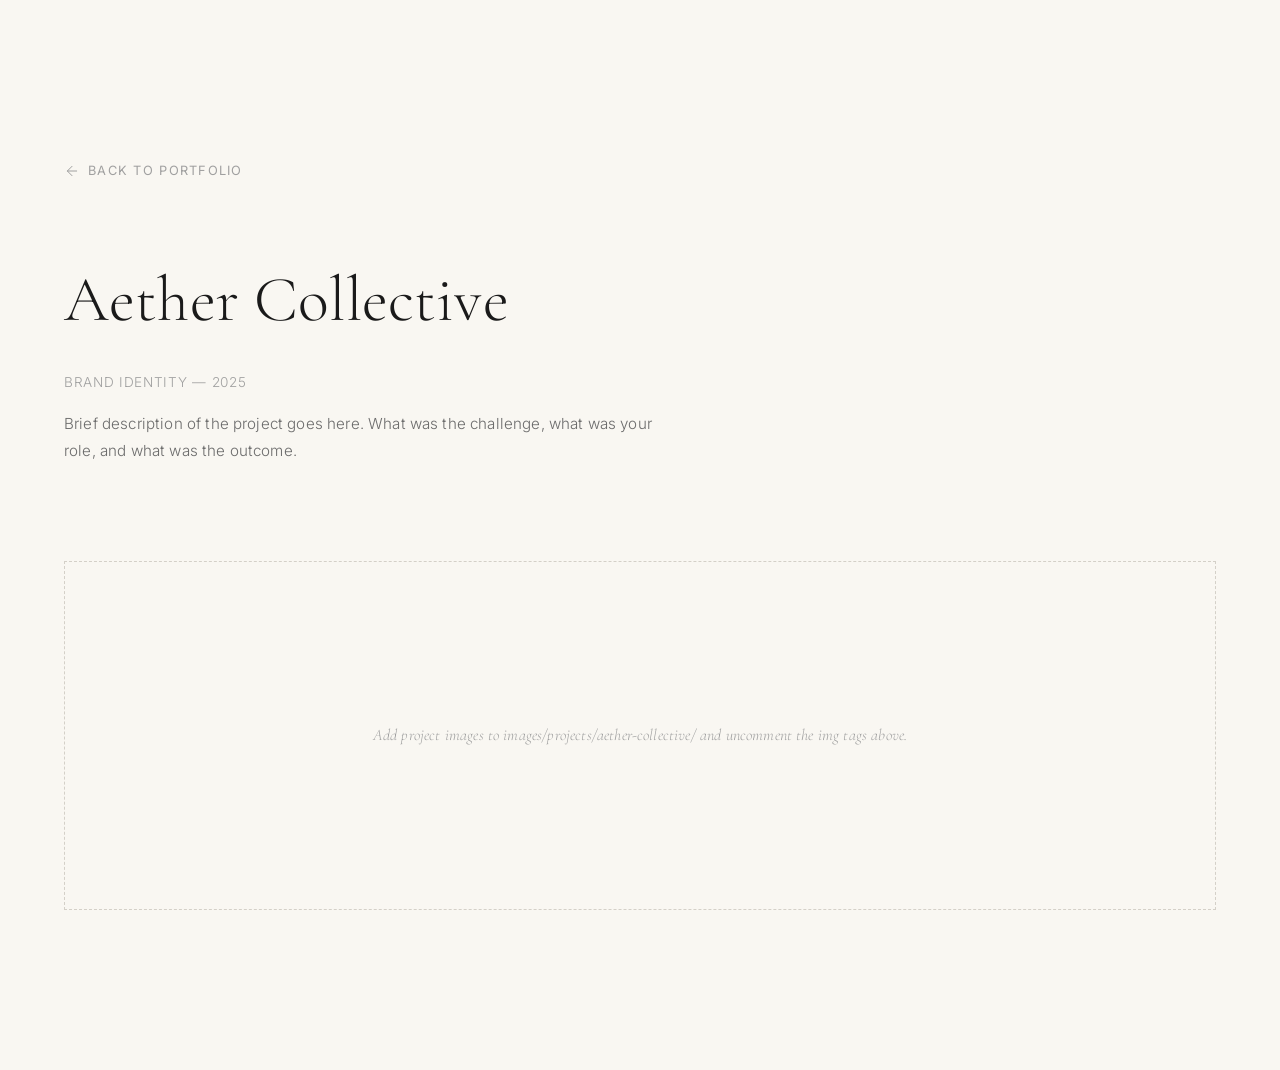
<file: projects/aether-collective.html>
<!DOCTYPE html>
<html lang="en">
<head>
  <meta charset="UTF-8">
  <meta name="viewport" content="width=device-width, initial-scale=1.0">
  <title>Aether Collective — Helen Caroline Monje Morales</title>
  <link rel="preconnect" href="https://fonts.googleapis.com">
  <link rel="preconnect" href="https://fonts.gstatic.com" crossorigin>
  <link href="https://fonts.googleapis.com/css2?family=Cormorant+Garamond:ital,wght@0,300;0,400;0,500;0,600;1,300;1,400&family=Inter:wght@300;400;500&display=swap" rel="stylesheet">
  <link rel="stylesheet" href="../style.css">
  <style>
    .project-header {
      padding: var(--space-2xl) var(--page-margin) var(--space-xl);
      max-width: var(--max-width);
      margin: 0 auto;
    }

    .project-back {
      display: inline-flex;
      align-items: center;
      gap: 0.5rem;
      font-size: 0.8rem;
      font-weight: 400;
      letter-spacing: 0.1em;
      text-transform: uppercase;
      color: var(--ink-faint);
      margin-bottom: var(--space-lg);
      transition: color 0.3s ease;
    }

    .project-back:hover {
      color: var(--ink);
    }

    .project-back svg {
      width: 16px;
      height: 16px;
      stroke: currentColor;
    }

    .project-title {
      font-family: var(--serif);
      font-size: clamp(2.5rem, 5vw, 4rem);
      font-weight: 300;
      margin-bottom: var(--space-sm);
    }

    .project-meta {
      font-size: 0.85rem;
      color: var(--ink-faint);
      letter-spacing: 0.05em;
      text-transform: uppercase;
      margin-bottom: var(--space-sm);
    }

    .project-description {
      font-size: 0.95rem;
      color: var(--ink-light);
      line-height: 1.8;
      max-width: 600px;
    }

    .project-gallery {
      padding: 0 var(--page-margin) var(--space-2xl);
      max-width: var(--max-width);
      margin: 0 auto;
      display: grid;
      grid-template-columns: 1fr;
      gap: var(--space-md);
    }

    .project-gallery img {
      width: 100%;
      display: block;
    }

    .project-gallery .gallery-row {
      display: grid;
      gap: var(--space-md);
    }

    .project-gallery .gallery-row--2 {
      grid-template-columns: 1fr 1fr;
    }

    .project-gallery .gallery-row--3 {
      grid-template-columns: 1fr 1fr 1fr;
    }

    @media (max-width: 768px) {
      .project-gallery .gallery-row--2,
      .project-gallery .gallery-row--3 {
        grid-template-columns: 1fr;
      }
    }
  </style>
</head>
<body>

  <main>
    <div class="project-header">
      <a href="#" onclick="window.close(); return false;" class="project-back">
        <svg viewBox="0 0 24 24" fill="none" stroke-width="1.5" stroke-linecap="round" stroke-linejoin="round">
          <line x1="19" y1="12" x2="5" y2="12"></line>
          <polyline points="12 19 5 12 12 5"></polyline>
        </svg>
        Back to portfolio
      </a>

      <h1 class="project-title">Aether Collective</h1>
      <p class="project-meta">Brand Identity — 2025</p>
      <p class="project-description">
        Brief description of the project goes here. What was the challenge,
        what was your role, and what was the outcome.
      </p>
    </div>

    <div class="project-gallery">
      <!-- Full-width image -->
      <!-- <img src="../images/projects/aether-collective/01.jpg" alt="Aether Collective — Overview"> -->

      <!-- Two images side by side -->
      <!-- <div class="gallery-row gallery-row--2">
        <img src="../images/projects/aether-collective/02.jpg" alt="Aether Collective — Detail">
        <img src="../images/projects/aether-collective/03.jpg" alt="Aether Collective — Detail">
      </div> -->

      <!-- Three images in a row -->
      <!-- <div class="gallery-row gallery-row--3">
        <img src="../images/projects/aether-collective/04.jpg" alt="Aether Collective — Detail">
        <img src="../images/projects/aether-collective/05.jpg" alt="Aether Collective — Detail">
        <img src="../images/projects/aether-collective/06.jpg" alt="Aether Collective — Detail">
      </div> -->

      <!-- Placeholder until images are added -->
      <div style="padding: var(--space-2xl); text-align: center; border: 1px dashed var(--rule);">
        <p style="font-family: var(--serif); font-style: italic; color: var(--ink-faint);">
          Add project images to images/projects/aether-collective/ and uncomment the img tags above.
        </p>
      </div>
    </div>
  </main>

</body>
</html>
</file>
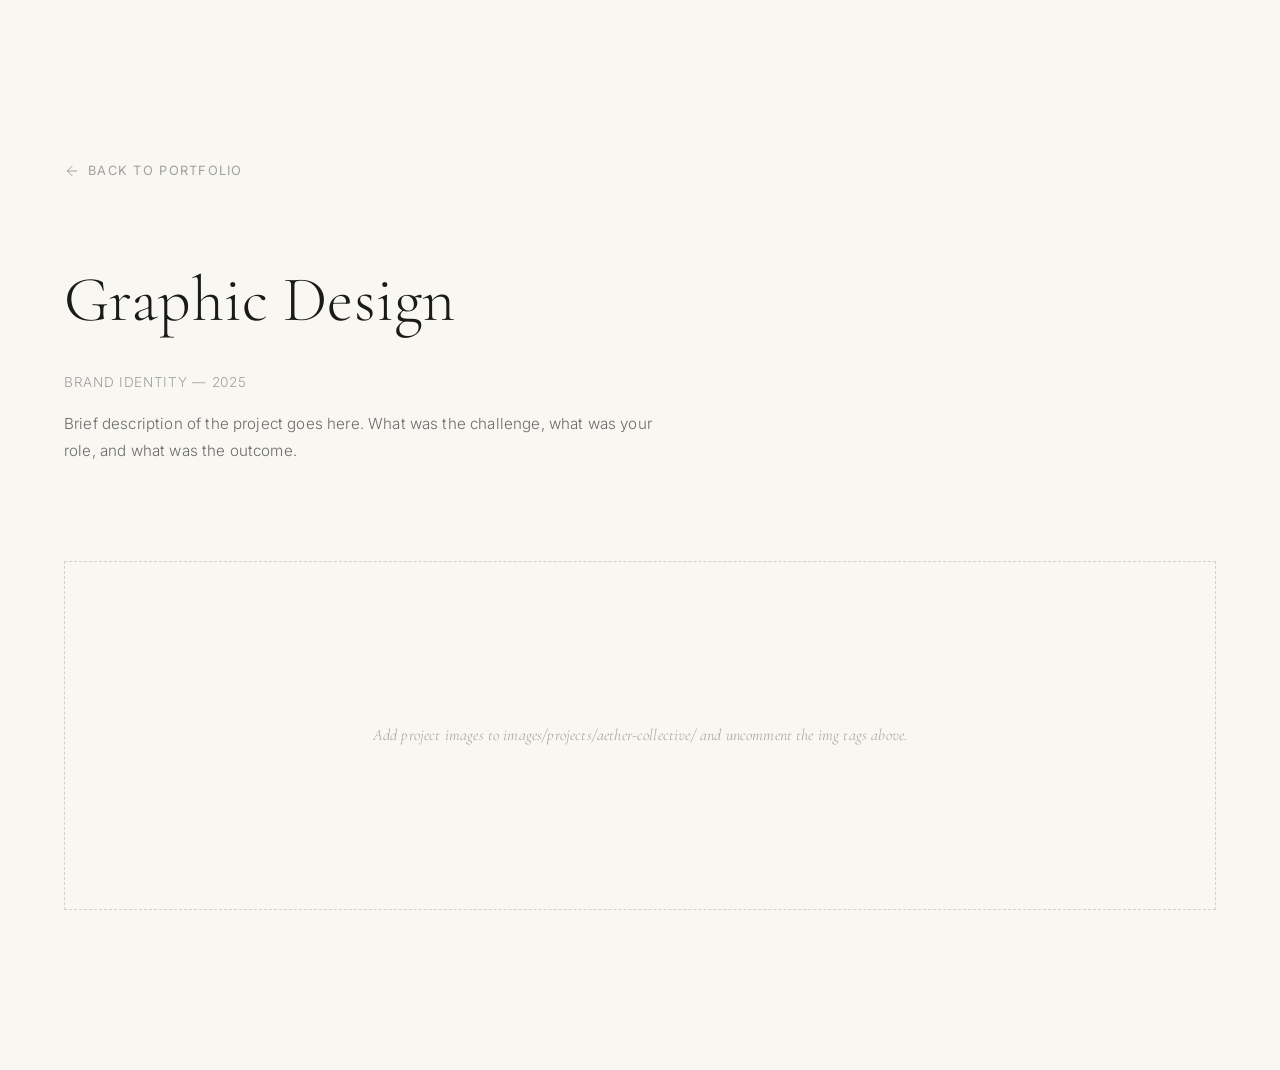
<file: projects/graphic-design.html>
<!DOCTYPE html>
<html lang="en">
<head>
  <meta charset="UTF-8">
  <meta name="viewport" content="width=device-width, initial-scale=1.0">
  <title>Graphic design — Helen Caroline Monje Morales</title>
  <link rel="preconnect" href="https://fonts.googleapis.com">
  <link rel="preconnect" href="https://fonts.gstatic.com" crossorigin>
  <link href="https://fonts.googleapis.com/css2?family=Cormorant+Garamond:ital,wght@0,300;0,400;0,500;0,600;1,300;1,400&family=Inter:wght@300;400;500&display=swap" rel="stylesheet">
  <link rel="stylesheet" href="../style.css">
  <style>
    .project-header {
      padding: var(--space-2xl) var(--page-margin) var(--space-xl);
      max-width: var(--max-width);
      margin: 0 auto;
    }

    .project-back {
      display: inline-flex;
      align-items: center;
      gap: 0.5rem;
      font-size: 0.8rem;
      font-weight: 400;
      letter-spacing: 0.1em;
      text-transform: uppercase;
      color: var(--ink-faint);
      margin-bottom: var(--space-lg);
      transition: color 0.3s ease;
    }

    .project-back:hover {
      color: var(--ink);
    }

    .project-back svg {
      width: 16px;
      height: 16px;
      stroke: currentColor;
    }

    .project-title {
      font-family: var(--serif);
      font-size: clamp(2.5rem, 5vw, 4rem);
      font-weight: 300;
      margin-bottom: var(--space-sm);
    }

    .project-meta {
      font-size: 0.85rem;
      color: var(--ink-faint);
      letter-spacing: 0.05em;
      text-transform: uppercase;
      margin-bottom: var(--space-sm);
    }

    .project-description {
      font-size: 0.95rem;
      color: var(--ink-light);
      line-height: 1.8;
      max-width: 600px;
    }

    .project-gallery {
      padding: 0 var(--page-margin) var(--space-2xl);
      max-width: var(--max-width);
      margin: 0 auto;
      display: grid;
      grid-template-columns: 1fr;
      gap: var(--space-md);
    }

    .project-gallery img {
      width: 100%;
      display: block;
    }

    .project-gallery .gallery-row {
      display: grid;
      gap: var(--space-md);
    }

    .project-gallery .gallery-row--2 {
      grid-template-columns: 1fr 1fr;
    }

    .project-gallery .gallery-row--3 {
      grid-template-columns: 1fr 1fr 1fr;
    }

    @media (max-width: 768px) {
      .project-gallery .gallery-row--2,
      .project-gallery .gallery-row--3 {
        grid-template-columns: 1fr;
      }
    }
  </style>
</head>
<body>

  <main>
    <div class="project-header">
      <a href="../index.html" class="project-back">
        <svg viewBox="0 0 24 24" fill="none" stroke-width="1.5" stroke-linecap="round" stroke-linejoin="round">
          <line x1="19" y1="12" x2="5" y2="12"></line>
          <polyline points="12 19 5 12 12 5"></polyline>
        </svg>
        Back to portfolio
      </a>

      <h1 class="project-title">Graphic Design</h1>
      <p class="project-meta">Brand Identity — 2025</p>
      <p class="project-description">
        Brief description of the project goes here. What was the challenge,
        what was your role, and what was the outcome.
      </p>
    </div>

    <div class="project-gallery">
      <!-- Full-width image -->
      <!-- <img src="../images/projects/aether-collective/01.jpg" alt="Aether Collective — Overview"> -->

      <!-- Two images side by side -->
      <!-- <div class="gallery-row gallery-row--2">
        <img src="../images/projects/aether-collective/02.jpg" alt="Aether Collective — Detail">
        <img src="../images/projects/aether-collective/03.jpg" alt="Aether Collective — Detail">
      </div> -->

      <!-- Three images in a row -->
      <!-- <div class="gallery-row gallery-row--3">
        <img src="../images/projects/aether-collective/04.jpg" alt="Aether Collective — Detail">
        <img src="../images/projects/aether-collective/05.jpg" alt="Aether Collective — Detail">
        <img src="../images/projects/aether-collective/06.jpg" alt="Aether Collective — Detail">
      </div> -->

      <!-- Placeholder until images are added -->
      <div style="padding: var(--space-2xl); text-align: center; border: 1px dashed var(--rule);">
        <p style="font-family: var(--serif); font-style: italic; color: var(--ink-faint);">
          Add project images to images/projects/aether-collective/ and uncomment the img tags above.
        </p>
      </div>
    </div>
  </main>

</body>
</html>
</file>
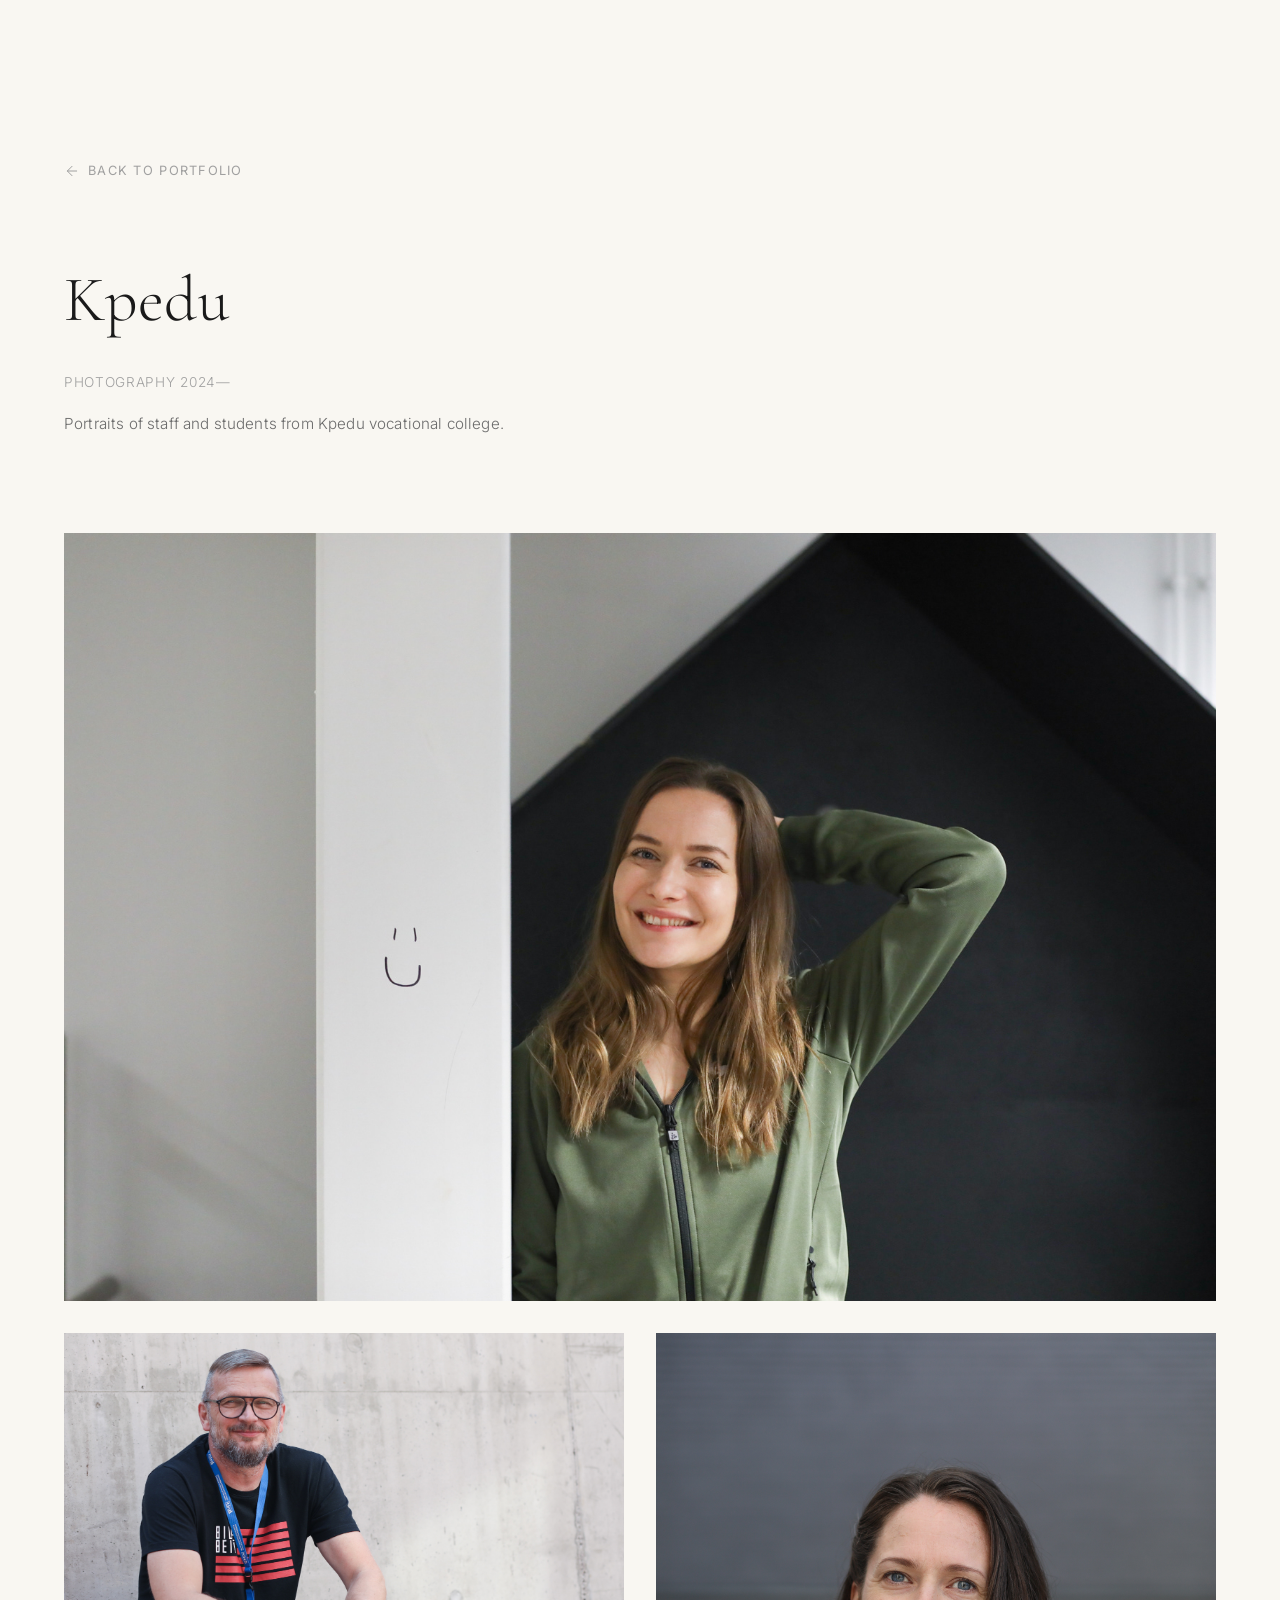
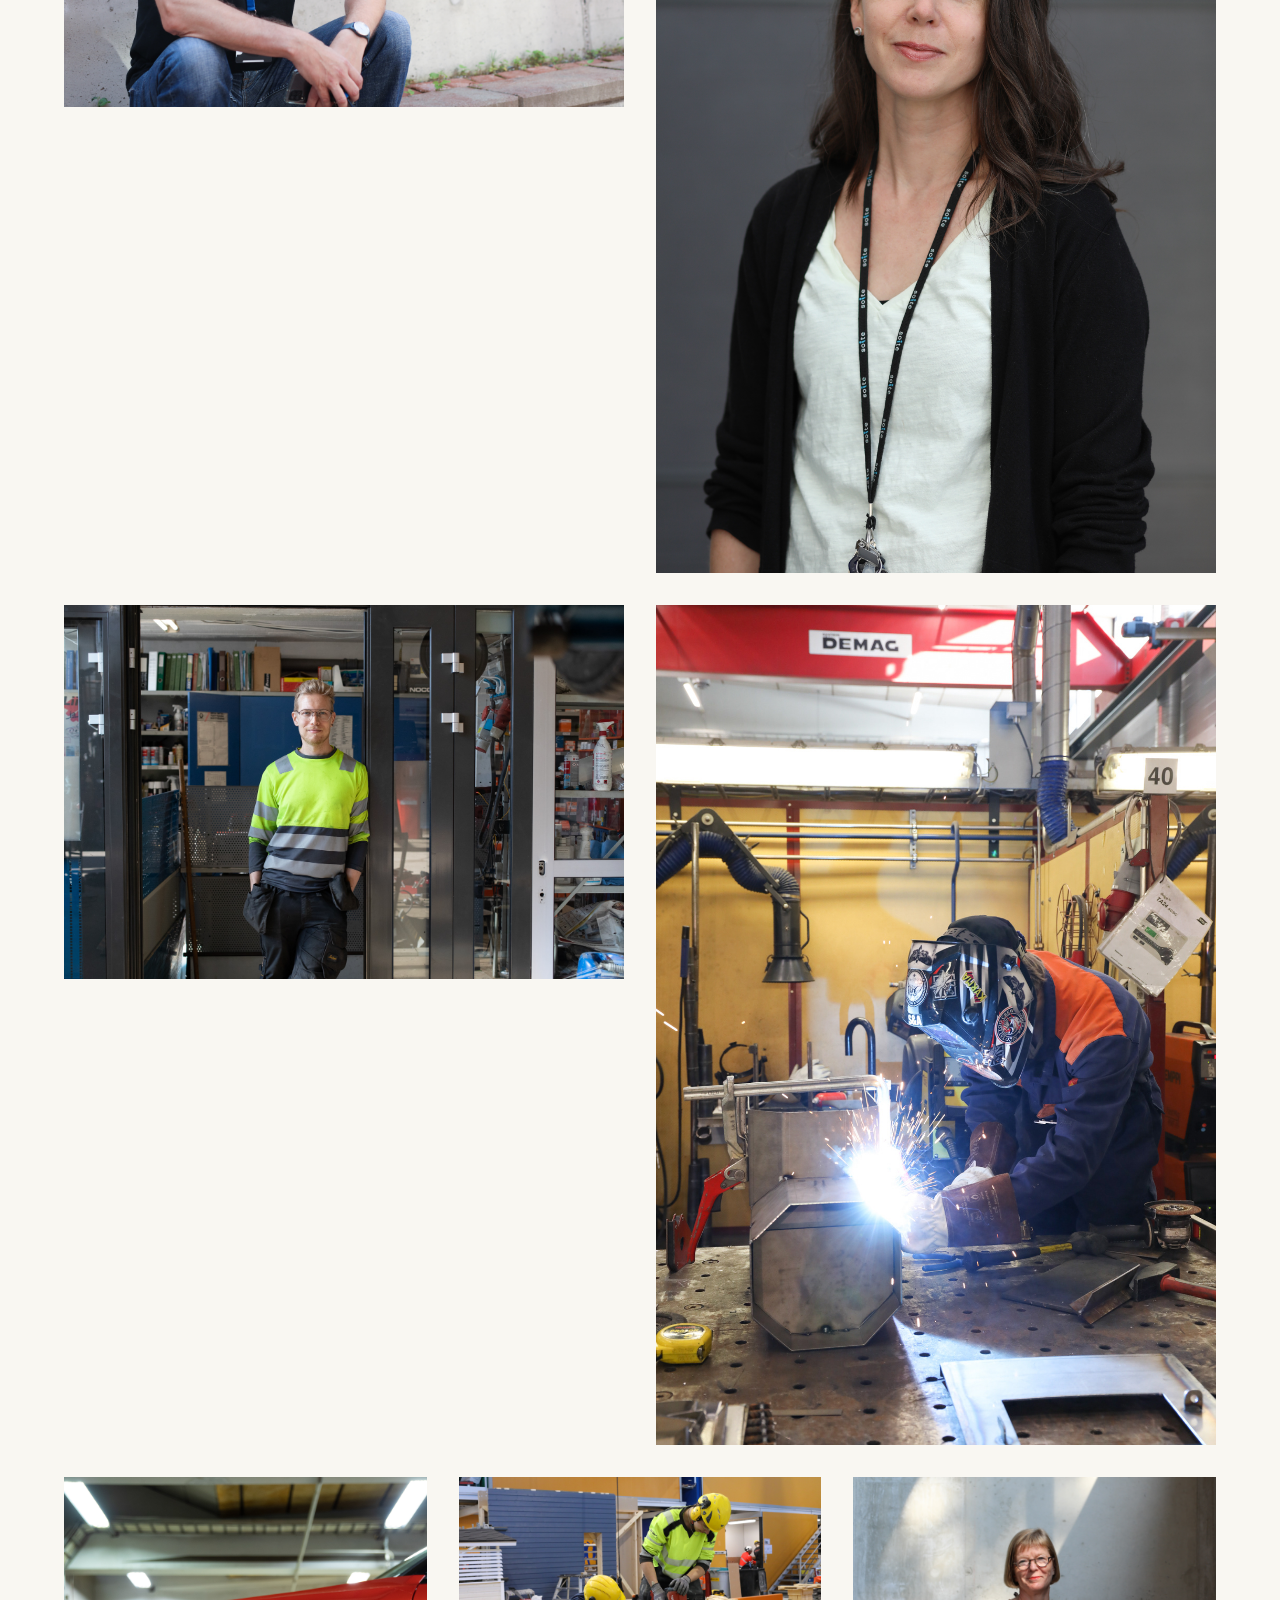
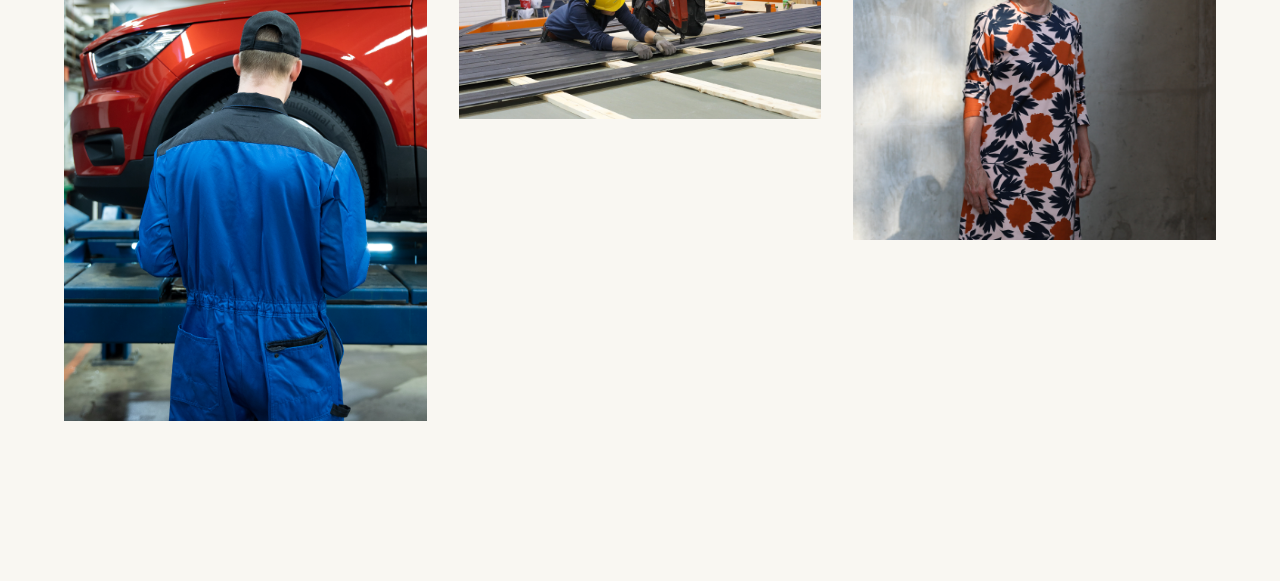
<file: projects/kpedu.html>
<!DOCTYPE html>
<html lang="en">
<head>
  <meta charset="UTF-8">
  <meta name="viewport" content="width=device-width, initial-scale=1.0">
  <title>In-house photography and graphic design for Kpedu
</title>
  <link rel="preconnect" href="https://fonts.googleapis.com">
  <link rel="preconnect" href="https://fonts.gstatic.com" crossorigin>
  <link href="https://fonts.googleapis.com/css2?family=Cormorant+Garamond:ital,wght@0,300;0,400;0,500;0,600;1,300;1,400&family=Inter:wght@300;400;500&display=swap" rel="stylesheet">
  <link rel="stylesheet" href="../style.css">
  <style>
    .project-header {
      padding: var(--space-2xl) var(--page-margin) var(--space-xl);
      max-width: var(--max-width);
      margin: 0 auto;
    }

    .project-back {
      display: inline-flex;
      align-items: center;
      gap: 0.5rem;
      font-size: 0.8rem;
      font-weight: 400;
      letter-spacing: 0.1em;
      text-transform: uppercase;
      color: var(--ink-faint);
      margin-bottom: var(--space-lg);
      transition: color 0.3s ease;
    }

    .project-back:hover {
      color: var(--ink);
    }

    .project-back svg {
      width: 16px;
      height: 16px;
      stroke: currentColor;
    }

    .project-title {
      font-family: var(--serif);
      font-size: clamp(2.5rem, 5vw, 4rem);
      font-weight: 300;
      margin-bottom: var(--space-sm);
    }

    .project-meta {
      font-size: 0.85rem;
      color: var(--ink-faint);
      letter-spacing: 0.05em;
      text-transform: uppercase;
      margin-bottom: var(--space-sm);
    }

    .project-description {
      font-size: 0.95rem;
      color: var(--ink-light);
      line-height: 1.8;
      max-width: 600px;
    }

    .project-gallery {
      padding: 0 var(--page-margin) var(--space-2xl);
      max-width: var(--max-width);
      margin: 0 auto;
      display: grid;
      grid-template-columns: 1fr;
      gap: var(--space-md);
    }

    .project-gallery img {
      width: 100%;
      display: block;
    }

    .project-gallery .gallery-row {
      display: grid;
      gap: var(--space-md);
    }

    .project-gallery .gallery-row--2 {
      grid-template-columns: 1fr 1fr;
    }

    .project-gallery .gallery-row--3 {
      grid-template-columns: 1fr 1fr 1fr;
    }

    @media (max-width: 768px) {
      .project-gallery .gallery-row--2,
      .project-gallery .gallery-row--3 {
        grid-template-columns: 1fr;
      }
    }
  </style>
</head>
<body>

  <main>
    <div class="project-header">
      <a href="../index.html" class="project-back">
        <svg viewBox="0 0 24 24" fill="none" stroke-width="1.5" stroke-linecap="round" stroke-linejoin="round">
          <line x1="19" y1="12" x2="5" y2="12"></line>
          <polyline points="12 19 5 12 12 5"></polyline>
        </svg>
        Back to portfolio
      </a>

      <h1 class="project-title">Kpedu</h1>
      <p class="project-meta">Photography 2024—</p>
      <p class="project-description">
        Portraits of staff and students from Kpedu vocational college.
      </p>
    </div>

    <div class="project-gallery">
      <!-- Full-width image -->
      <img src="../images/kpedu/trade00.jpg" alt="Graphic design">

      <!-- Three images side by side -->
       <div class="gallery-row gallery-row--2">
        <img src="../images/kpedu/gentleman.jpg" alt="Gentleman">
        <img src="../images/kpedu/young_lady.jpg" alt="Young_beautiful_lady">
          <img src="../images/kpedu/kpedu-markus.jpg" alt="Boss">
        <img src="../images/kpedu/trade4.jpg" alt="Welding">
      </div> 

      <!-- Three images in a row -->
      <div class="gallery-row gallery-row--3">
        <img src="../images/kpedu/trade2.jpg" alt="Mechanic">
        <img src="../images/kpedu/trade5.jpg" alt="Metal workers">
        <img src="../images/kpedu/lady.jpg" alt="Lady portrait">
      </div>
    </div>
  </main>

</body>
</html>
</file>
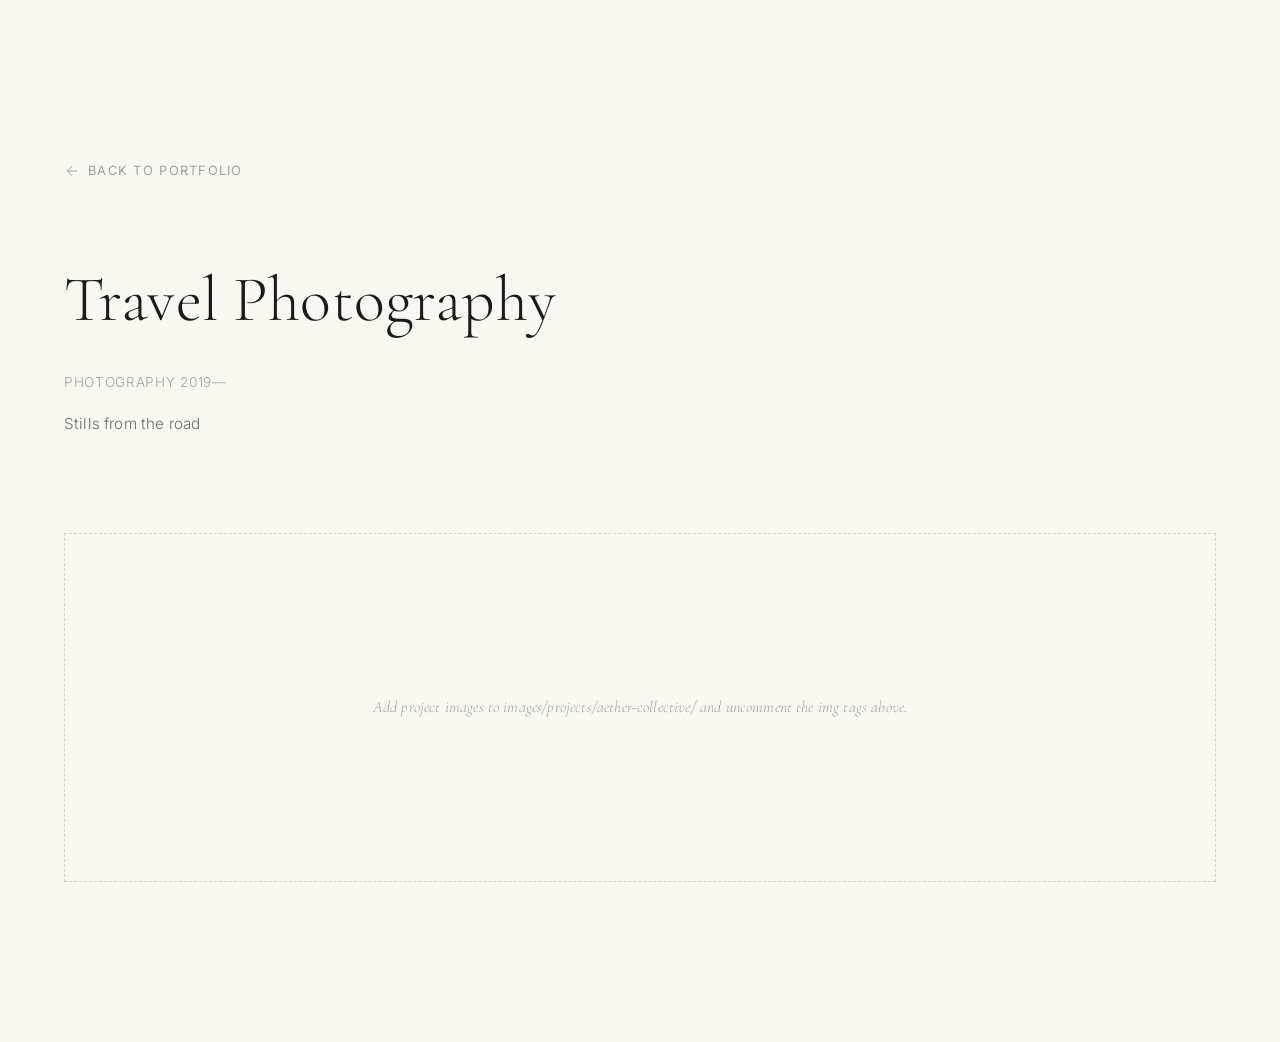
<file: projects/terrain-magazine.html>
<!DOCTYPE html>
<html lang="en">
<head>
  <meta charset="UTF-8">
  <meta name="viewport" content="width=device-width, initial-scale=1.0">
  <title>Travel Photography</title>
  <link rel="preconnect" href="https://fonts.googleapis.com">
  <link rel="preconnect" href="https://fonts.gstatic.com" crossorigin>
  <link href="https://fonts.googleapis.com/css2?family=Cormorant+Garamond:ital,wght@0,300;0,400;0,500;0,600;1,300;1,400&family=Inter:wght@300;400;500&display=swap" rel="stylesheet">
  <link rel="stylesheet" href="../style.css">
  <style>
    .project-header {
      padding: var(--space-2xl) var(--page-margin) var(--space-xl);
      max-width: var(--max-width);
      margin: 0 auto;
    }

    .project-back {
      display: inline-flex;
      align-items: center;
      gap: 0.5rem;
      font-size: 0.8rem;
      font-weight: 400;
      letter-spacing: 0.1em;
      text-transform: uppercase;
      color: var(--ink-faint);
      margin-bottom: var(--space-lg);
      transition: color 0.3s ease;
    }

    .project-back:hover {
      color: var(--ink);
    }

    .project-back svg {
      width: 16px;
      height: 16px;
      stroke: currentColor;
    }

    .project-title {
      font-family: var(--serif);
      font-size: clamp(2.5rem, 5vw, 4rem);
      font-weight: 300;
      margin-bottom: var(--space-sm);
    }

    .project-meta {
      font-size: 0.85rem;
      color: var(--ink-faint);
      letter-spacing: 0.05em;
      text-transform: uppercase;
      margin-bottom: var(--space-sm);
    }

    .project-description {
      font-size: 0.95rem;
      color: var(--ink-light);
      line-height: 1.8;
      max-width: 600px;
    }

    .project-gallery {
      padding: 0 var(--page-margin) var(--space-2xl);
      max-width: var(--max-width);
      margin: 0 auto;
      display: grid;
      grid-template-columns: 1fr;
      gap: var(--space-md);
    }

    .project-gallery img {
      width: 100%;
      display: block;
    }

    .project-gallery .gallery-row {
      display: grid;
      gap: var(--space-md);
    }

    .project-gallery .gallery-row--2 {
      grid-template-columns: 1fr 1fr;
    }

    .project-gallery .gallery-row--3 {
      grid-template-columns: 1fr 1fr 1fr;
    }

    @media (max-width: 768px) {
      .project-gallery .gallery-row--2,
      .project-gallery .gallery-row--3 {
        grid-template-columns: 1fr;
      }
    }
  </style>
</head>
<body>

  <main>
    <div class="project-header">
      <a href="../index.html" class="project-back">
        <svg viewBox="0 0 24 24" fill="none" stroke-width="1.5" stroke-linecap="round" stroke-linejoin="round">
          <line x1="19" y1="12" x2="5" y2="12"></line>
          <polyline points="12 19 5 12 12 5"></polyline>
        </svg>
        Back to portfolio
      </a>

      <h1 class="project-title">Travel Photography</h1>
      <p class="project-meta">Photography 2019—</p>
      <p class="project-description">
        Stills from the road
      </p>
    </div>

    <div class="project-gallery">
      <!-- Full-width image -->
      <!-- <img src="../images/projects/aether-collective/01.jpg" alt="Aether Collective — Overview"> -->

      <!-- Two images side by side -->
      <!-- <div class="gallery-row gallery-row--2">
        <img src="../images/projects/aether-collective/02.jpg" alt="Aether Collective — Detail">
        <img src="../images/projects/aether-collective/03.jpg" alt="Aether Collective — Detail">
      </div> -->

      <!-- Three images in a row -->
      <!-- <div class="gallery-row gallery-row--3">
        <img src="../images/projects/aether-collective/04.jpg" alt="Aether Collective — Detail">
        <img src="../images/projects/aether-collective/05.jpg" alt="Aether Collective — Detail">
        <img src="../images/projects/aether-collective/06.jpg" alt="Aether Collective — Detail">
      </div> -->

      <!-- Placeholder until images are added -->
      <div style="padding: var(--space-2xl); text-align: center; border: 1px dashed var(--rule);">
        <p style="font-family: var(--serif); font-style: italic; color: var(--ink-faint);">
          Add project images to images/projects/aether-collective/ and uncomment the img tags above.
        </p>
      </div>
    </div>
  </main>

</body>
</html>
</file>
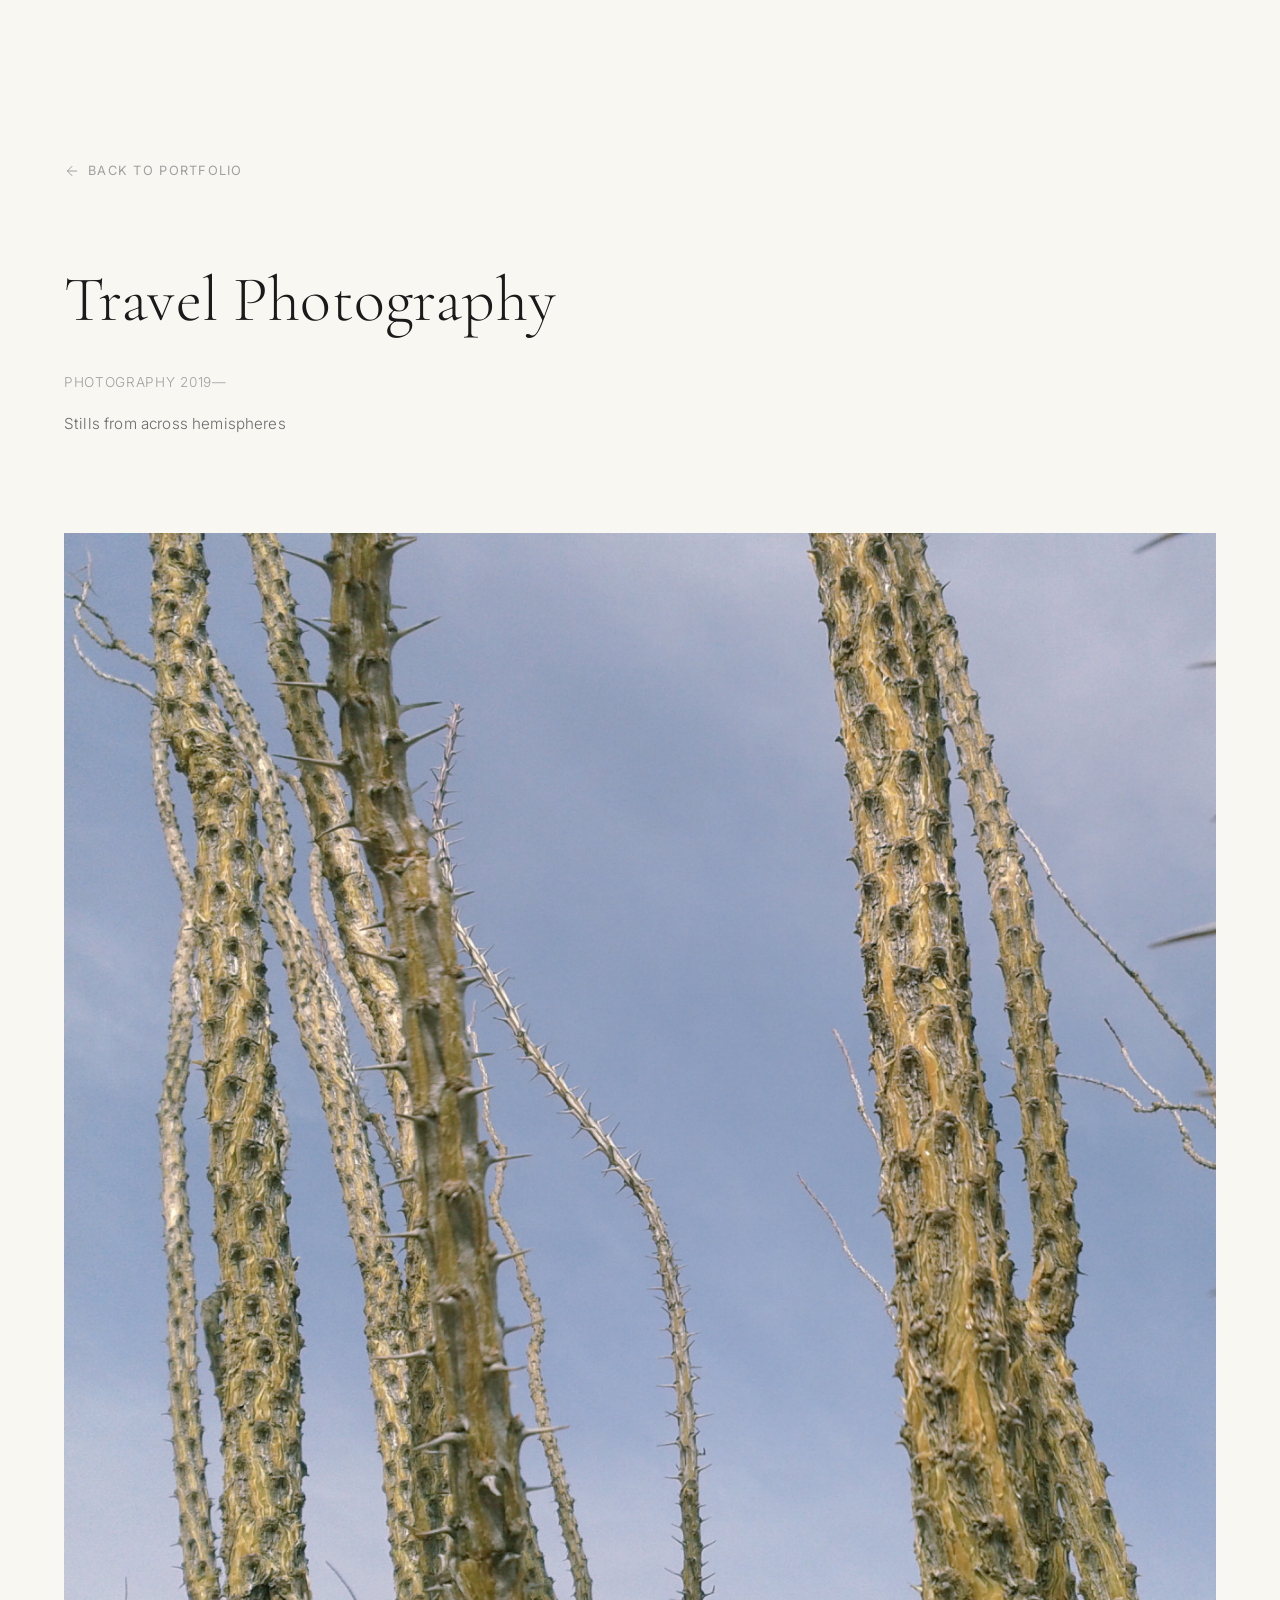
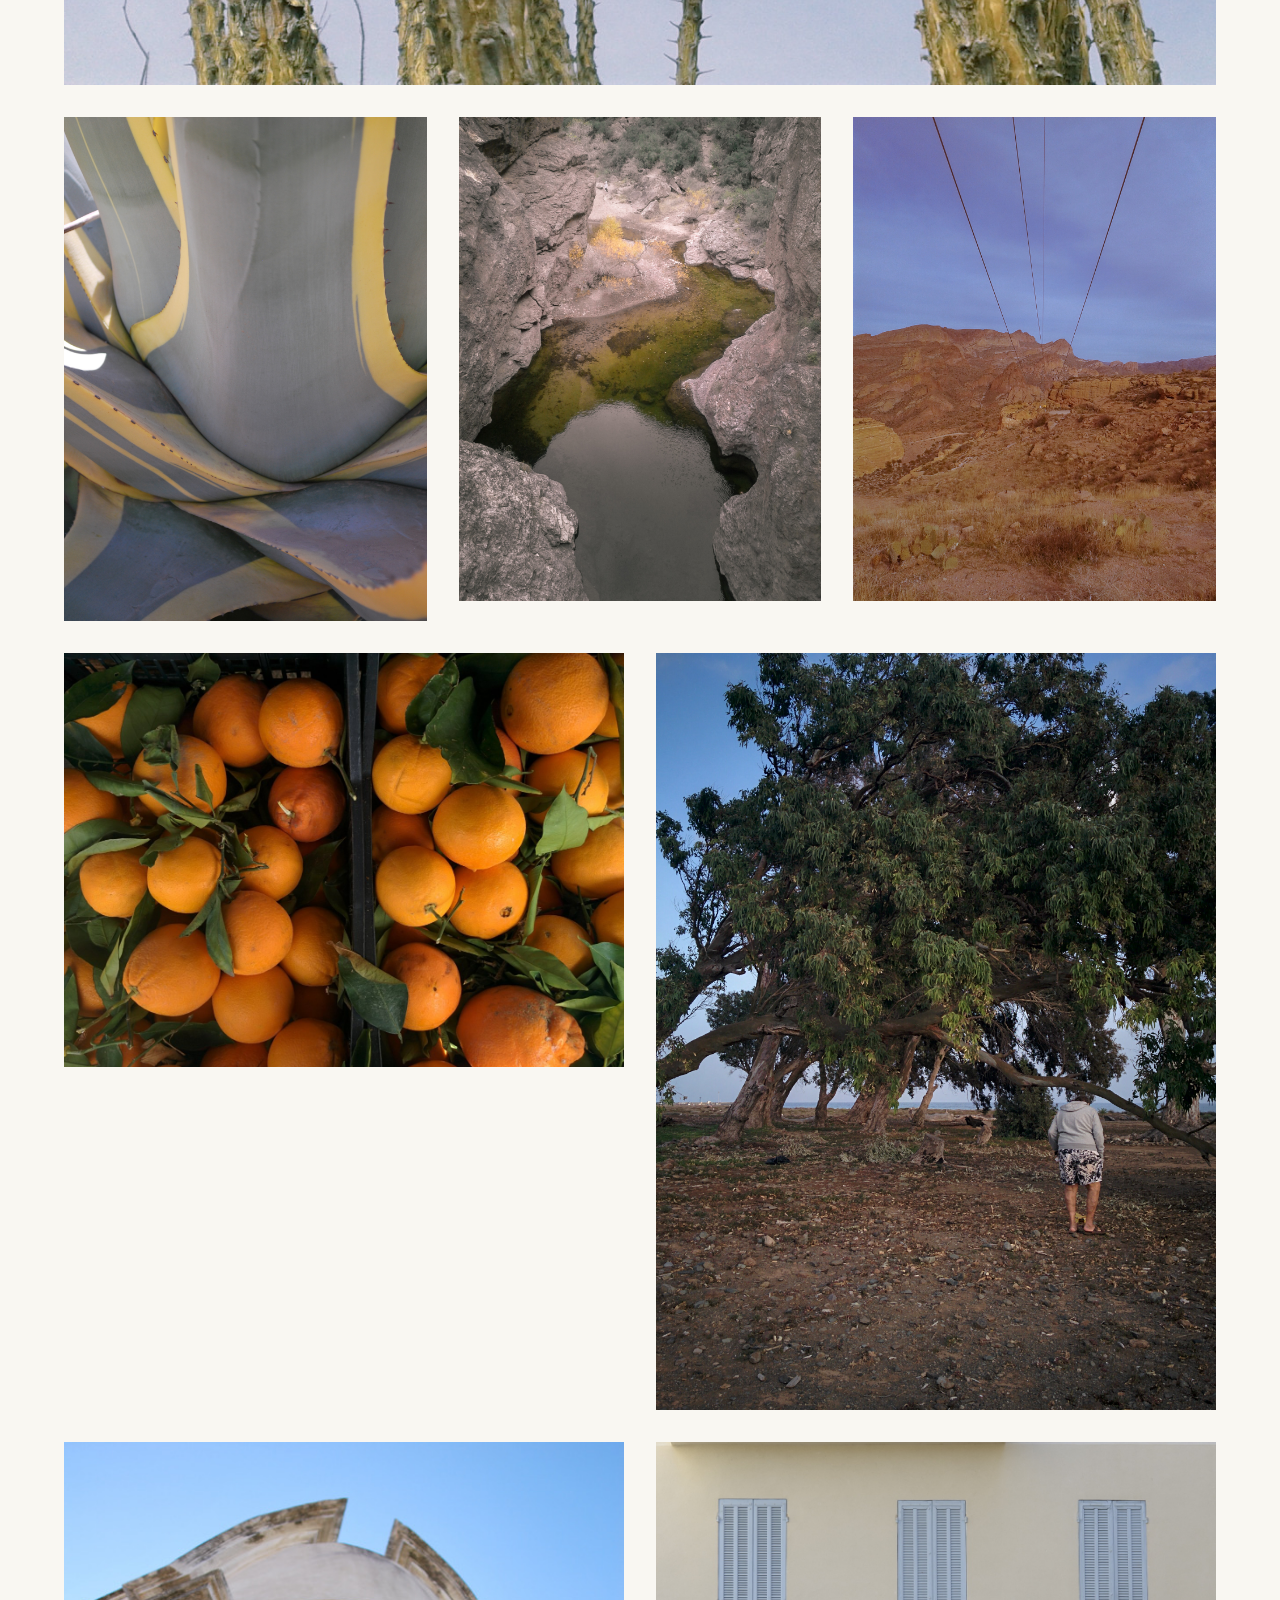
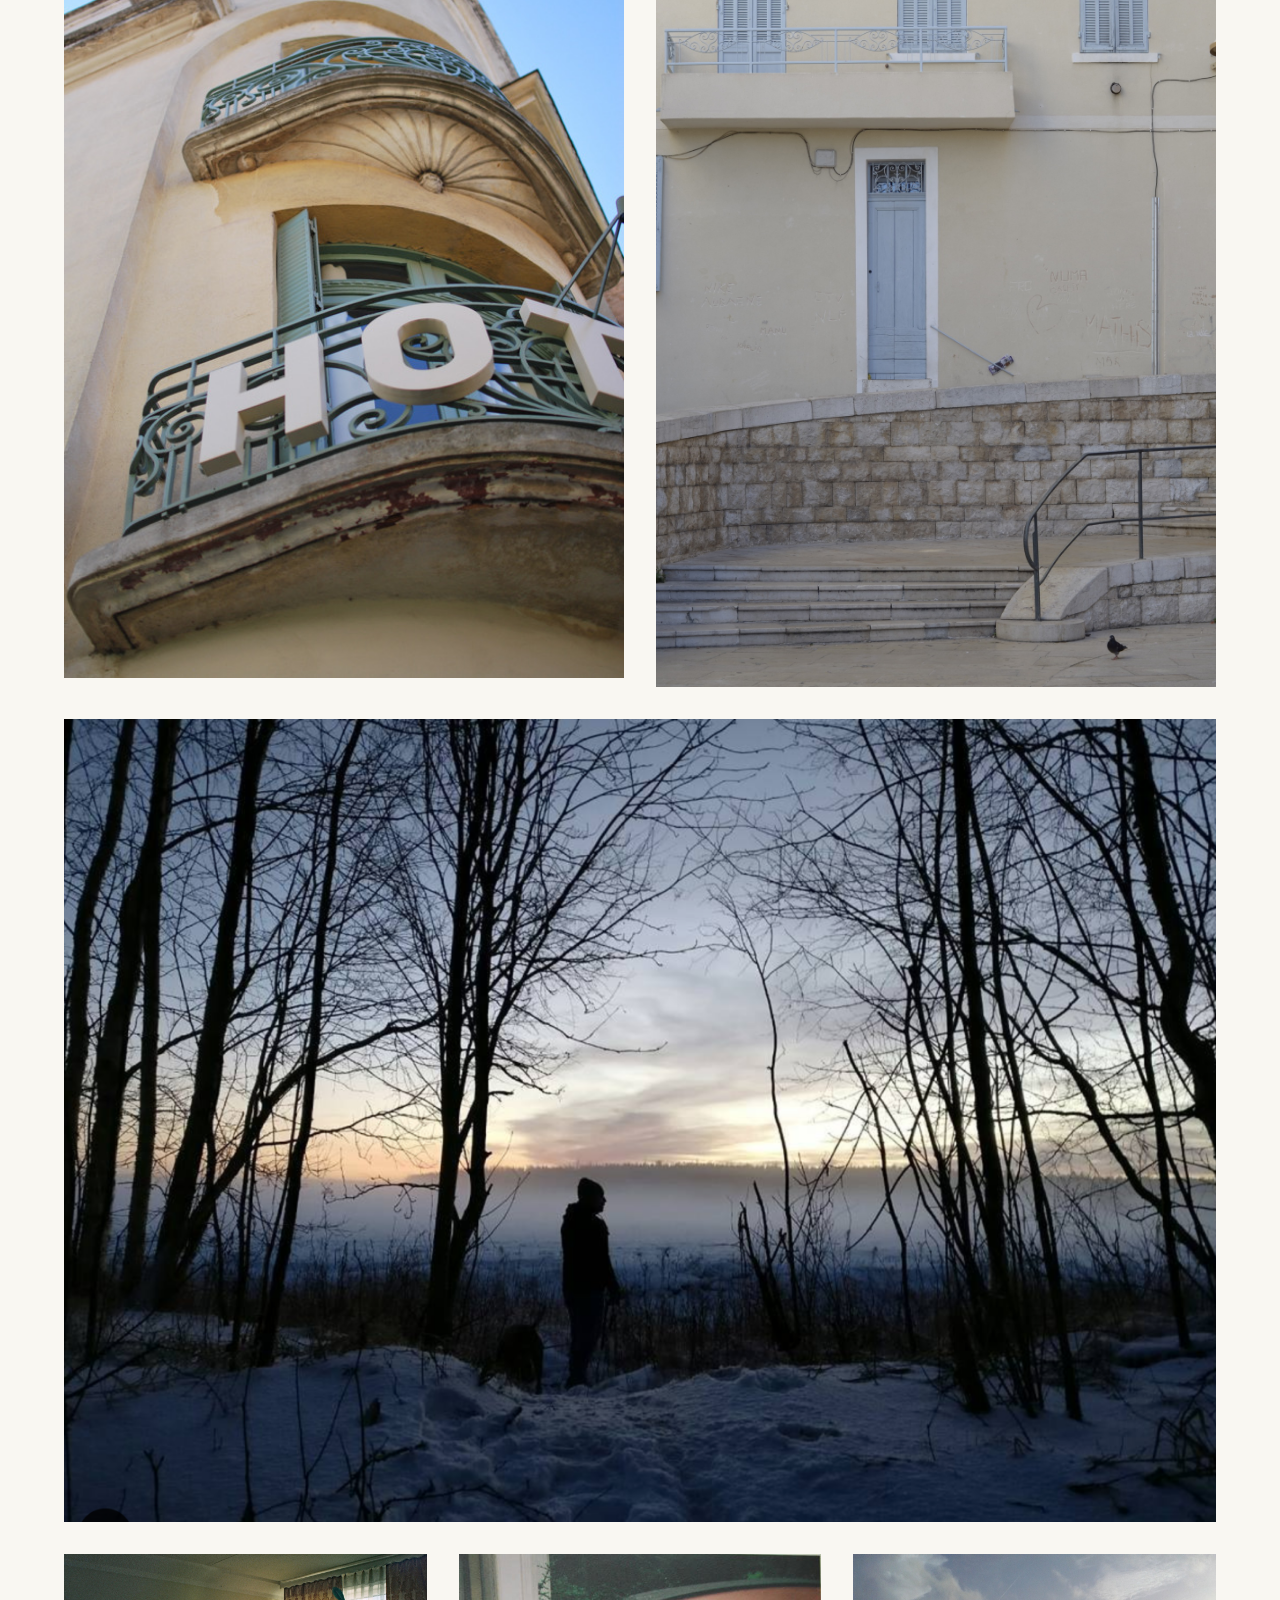
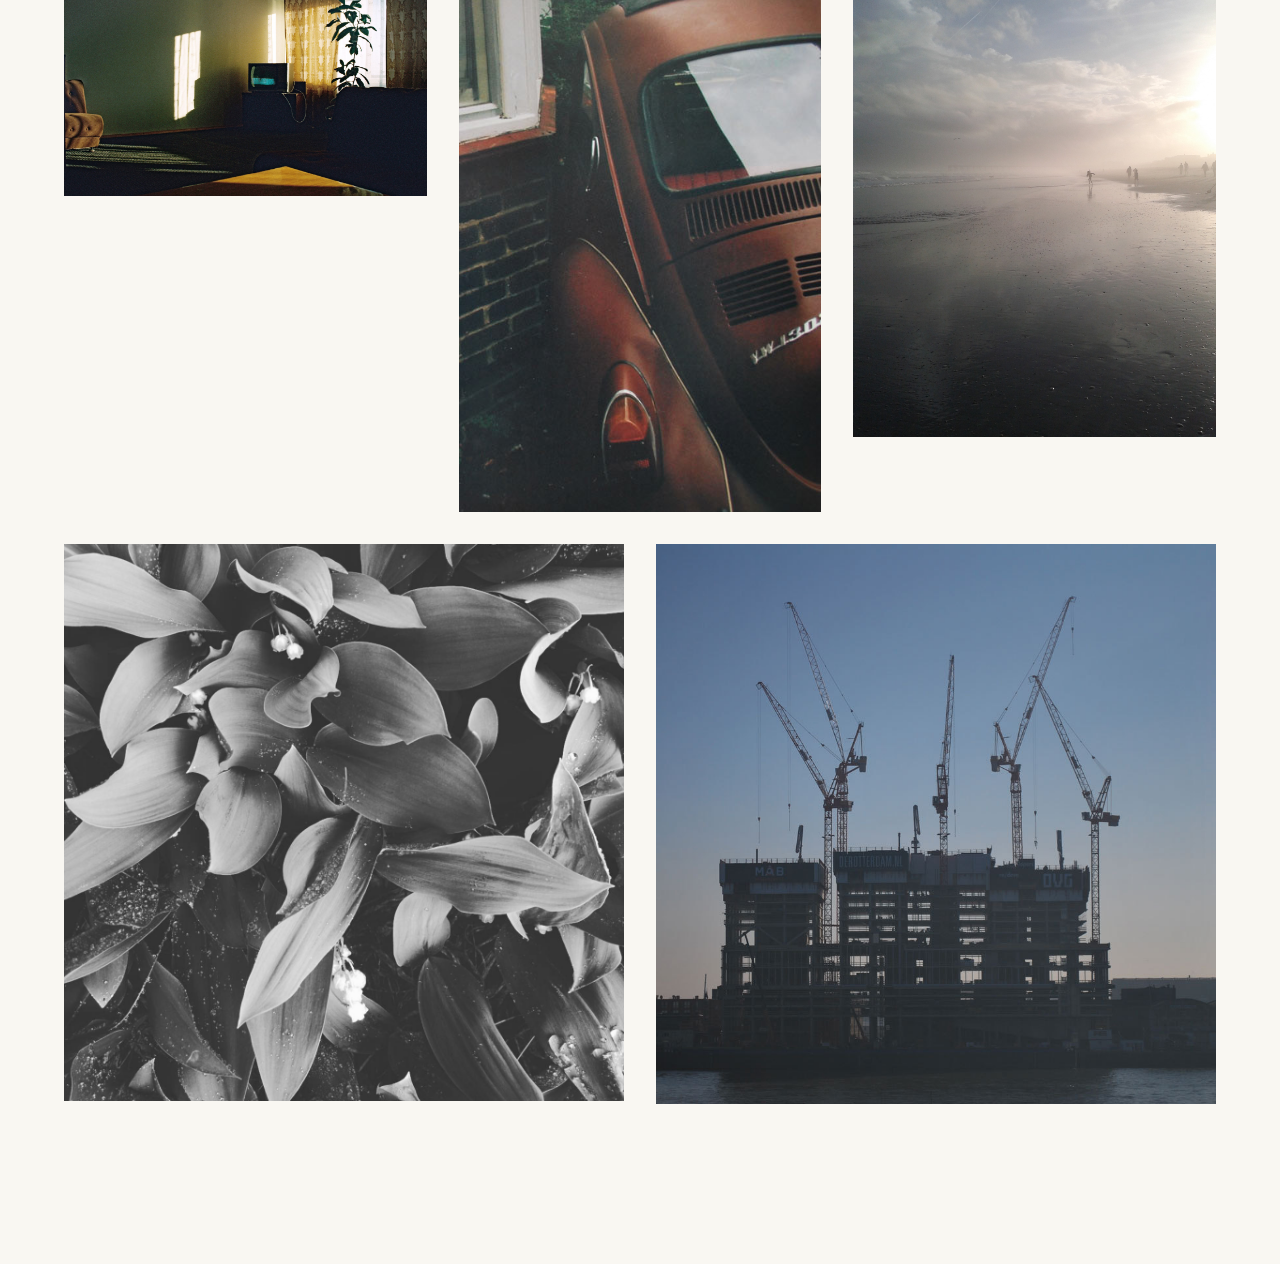
<file: projects/travel.html>
<!DOCTYPE html>
<html lang="en">
<head>
  <meta charset="UTF-8">
  <meta name="viewport" content="width=device-width, initial-scale=1.0">
  <title>Travel</title>
  <link rel="preconnect" href="https://fonts.googleapis.com">
  <link rel="preconnect" href="https://fonts.gstatic.com" crossorigin>
  <link href="https://fonts.googleapis.com/css2?family=Cormorant+Garamond:ital,wght@0,300;0,400;0,500;0,600;1,300;1,400&family=Inter:wght@300;400;500&display=swap" rel="stylesheet">
  <link rel="stylesheet" href="../style.css">
  <style>
    .project-header {
      padding: var(--space-2xl) var(--page-margin) var(--space-xl);
      max-width: var(--max-width);
      margin: 0 auto;
    }

    .project-back {
      display: inline-flex;
      align-items: center;
      gap: 0.5rem;
      font-size: 0.8rem;
      font-weight: 400;
      letter-spacing: 0.1em;
      text-transform: uppercase;
      color: var(--ink-faint);
      margin-bottom: var(--space-lg);
      transition: color 0.3s ease;
    }

    .project-back:hover {
      color: var(--ink);
    }

    .project-back svg {
      width: 16px;
      height: 16px;
      stroke: currentColor;
    }

    .project-title {
      font-family: var(--serif);
      font-size: clamp(2.5rem, 5vw, 4rem);
      font-weight: 300;
      margin-bottom: var(--space-sm);
    }

    .project-meta {
      font-size: 0.85rem;
      color: var(--ink-faint);
      letter-spacing: 0.05em;
      text-transform: uppercase;
      margin-bottom: var(--space-sm);
    }

    .project-description {
      font-size: 0.95rem;
      color: var(--ink-light);
      line-height: 1.8;
      max-width: 600px;
    }

    .project-gallery {
      padding: 0 var(--page-margin) var(--space-2xl);
      max-width: var(--max-width);
      margin: 0 auto;
      display: grid;
      grid-template-columns: 1fr;
      gap: var(--space-md);
    }

    .project-gallery img {
      width: 100%;
      display: block;
    }

    .project-gallery .gallery-row {
      display: grid;
      gap: var(--space-md);
    }

    .project-gallery .gallery-row--2 {
      grid-template-columns: 1fr 1fr;
    }

    .project-gallery .gallery-row--3 {
      grid-template-columns: 1fr 1fr 1fr;
    }

    @media (max-width: 768px) {
      .project-gallery .gallery-row--2,
      .project-gallery .gallery-row--3 {
        grid-template-columns: 1fr;
      }
    }
  </style>
</head>
<body>

  <main>
    <div class="project-header">
      <a href="../index.html" class="project-back">
        <svg viewBox="0 0 24 24" fill="none" stroke-width="1.5" stroke-linecap="round" stroke-linejoin="round">
          <line x1="19" y1="12" x2="5" y2="12"></line>
          <polyline points="12 19 5 12 12 5"></polyline>
        </svg>
        Back to portfolio
      </a>

      <h1 class="project-title">Travel Photography</h1>
      <p class="project-meta">Photography 2019—</p>
      <p class="project-description">
        Stills from across hemispheres
      </p>
    </div>

    <div class="project-gallery">
    
      <img src="../images/travel/az.jpg" alt="az">

     

      
      <div class="gallery-row gallery-row--3">
        <img src="../images/travel/az2.jpg" alt="">
        <img src="../images/travel/az3.jpg" alt="">
        <img src="../images/travel/az4.jpg" alt="">
      </div> 

 
      <div class="gallery-row gallery-row--2">
        <img src="../images/travel/gc.jpg" alt="">
        <img src="../images/travel/gc2.jpg" alt="">
      </div> 

       <div class="gallery-row gallery-row--2">
        <img src="../images/travel/fr1.jpg" alt="">
        <img src="../images/travel/fr2.jpg" alt="">
      </div> 

      <img src="../images/travel/pori.png" alt="ale">

      <div class="gallery-row gallery-row--3">
        <img src="../images/travel/stp.jpg" alt="">
        <img src="../images/travel/uk.jpg" alt="">
        <img src="../images/travel/wilm.jpg" alt="">
      </div> 

<div class="gallery-row gallery-row--2">
        <img src="../images/travel/pori0.png" alt="">
        <img src="../images/travel/rotter.jpg" alt="">
      </div> 


  </main>

</body>
</html>
</file>
<file: style.css>
/* ============================================
   FOUNDATION
   ============================================ */

:root {
  --paper: #F9F7F2;
  --ink: #1A1A1A;
  --ink-light: #6B6B6B;
  --ink-faint: #A0A0A0;
  --rule: #D4D0C8;
  --accent: #8B8578;

  --serif: 'Cormorant Garamond', 'Georgia', serif;
  --sans: 'Inter', 'Helvetica Neue', Arial, sans-serif;

  --space-xs: 0.5rem;
  --space-sm: 1rem;
  --space-md: 2rem;
  --space-lg: 4rem;
  --space-xl: 6rem;
  --space-2xl: 10rem;

  --page-margin: clamp(1.5rem, 5vw, 6rem);
  --max-width: 1400px;
}

*,
*::before,
*::after {
  margin: 0;
  padding: 0;
  box-sizing: border-box;
}

html {
  font-size: 16px;
  scroll-behavior: smooth;
  -webkit-font-smoothing: antialiased;
  -moz-osx-font-smoothing: grayscale;
}

body {
  font-family: var(--sans);
  font-weight: 300;
  color: var(--ink);
  background-color: var(--paper);
  line-height: 1.7;
  letter-spacing: 0.01em;
  overflow-x: hidden;
}

img {
  max-width: 100%;
  display: block;
}

a {
  color: var(--ink);
  text-decoration: none;
}

::selection {
  background-color: var(--ink);
  color: var(--paper);
}


/* ============================================
   CUSTOM CURSOR
   ============================================ */

.cursor {
  position: fixed;
  top: 0;
  left: 0;
  width: 8px;
  height: 8px;
  background-color: var(--ink);
  border-radius: 50%;
  pointer-events: none;
  z-index: 9999;
  transform: translate(-50%, -50%);
  transition: opacity 0.2s ease, transform 0.1s ease;
  opacity: 0;
  will-change: top, left;
}

.cursor.cursor--visible {
  opacity: 1;
}

.cursor-follower {
  position: fixed;
  top: 0;
  left: 0;
  width: 40px;
  height: 40px;
  border: 1px solid var(--ink);
  border-radius: 50%;
  pointer-events: none;
  z-index: 9998;
  transform: translate(-50%, -50%);
  transition: width 0.3s ease, height 0.3s ease, border-color 0.3s ease,
              background-color 0.3s ease, opacity 0.2s ease;
  opacity: 0;
  will-change: top, left;
}

.cursor-follower.cursor-follower--visible {
  opacity: 0.4;
}

/* Hover state — expand follower on interactive elements */
.cursor--hover .cursor {
  transform: translate(-50%, -50%) scale(0);
}

.cursor-follower.cursor-follower--hover {
  width: 60px;
  height: 60px;
  opacity: 0.15;
  background-color: var(--ink);
  border-color: transparent;
}

/* Text hover — shrink to thin line */
.cursor-follower.cursor-follower--text {
  width: 2px;
  height: 28px;
  border-radius: 1px;
  opacity: 0.8;
  background-color: var(--ink);
  border-color: transparent;
}

/* Hide default cursor — activated by JS when mouse is detected */
body.has-custom-cursor,
body.has-custom-cursor *,
body.has-custom-cursor a,
body.has-custom-cursor button {
  cursor: none !important;
}


/* ============================================
   NAVIGATION
   ============================================ */

.site-header {
  position: fixed;
  top: 0;
  left: 0;
  right: 0;
  z-index: 100;
  background-color: var(--paper);
  transition: box-shadow 0.4s ease;
}

.site-header--scrolled {
  box-shadow: 0 1px 0 var(--rule);
}

.nav {
  display: flex;
  align-items: center;
  justify-content: space-between;
  padding: var(--space-sm) var(--page-margin);
  max-width: var(--max-width);
  margin: 0 auto;
  height: 4rem;
}

.nav__logo {
  font-family: var(--serif);
  font-size: 1.25rem;
  font-weight: 400;
  letter-spacing: 0.02em;
}

.nav__links {
  display: flex;
  list-style: none;
  gap: var(--space-lg);
}

.nav__links a {
  font-size: 0.8rem;
  font-weight: 400;
  letter-spacing: 0.1em;
  text-transform: uppercase;
  position: relative;
  padding-bottom: 2px;
}

.nav__links a::after {
  content: '';
  position: absolute;
  bottom: 0;
  left: 0;
  width: 0;
  height: 1px;
  background-color: var(--ink);
  transition: width 0.3s ease;
}

.nav__links a:hover::after {
  width: 100%;
}

/* Mobile Toggle */
.nav__toggle {
  display: none;
  flex-direction: column;
  gap: 6px;
  background: none;
  border: none;
  cursor: pointer;
  padding: 4px;
  z-index: 110;
}

.nav__toggle span {
  display: block;
  width: 24px;
  height: 1px;
  background-color: var(--ink);
  transition: transform 0.3s ease, opacity 0.3s ease;
}

.nav__toggle.is-active span:first-child {
  transform: translateY(3.5px) rotate(45deg);
}

.nav__toggle.is-active span:last-child {
  transform: translateY(-3.5px) rotate(-45deg);
}

/* Mobile Menu */
.mobile-menu {
  position: fixed;
  top: 0;
  left: 0;
  right: 0;
  bottom: 0;
  background-color: var(--paper);
  z-index: 99;
  display: flex;
  align-items: center;
  justify-content: center;
  opacity: 0;
  pointer-events: none;
  transition: opacity 0.4s ease;
}

.mobile-menu.is-open {
  opacity: 1;
  pointer-events: auto;
}

.mobile-menu__links {
  list-style: none;
  text-align: center;
}

.mobile-menu__links li {
  margin-bottom: var(--space-md);
}

.mobile-menu__links a {
  font-family: var(--serif);
  font-size: 2.5rem;
  font-weight: 300;
  letter-spacing: 0.02em;
  position: relative;
  padding-bottom: 4px;
}

.mobile-menu__links a::after {
  content: '';
  position: absolute;
  bottom: 0;
  left: 50%;
  transform: translateX(-50%);
  width: 0;
  height: 1px;
  background-color: var(--ink);
  transition: width 0.3s ease;
}

.mobile-menu__links a:hover::after {
  width: 100%;
}


/* ============================================
   HERO
   ============================================ */

.hero {
  min-height: 100vh;
  display: flex;
  align-items: center;
  justify-content: center;
  padding: var(--space-2xl) 0;
}

.hero__content {
  position: relative;
  z-index: 1;
  padding: 0 var(--page-margin);
  /* Text block sits left of centre, with a comfortable measure */
  max-width: min(46rem, 58%);
  margin-right: auto;
}

.hero__banner {
  position: relative;
  width: 100%;
  max-width: 100%;
  aspect-ratio: 21 / 9;
  overflow: hidden;
  display: flex;
  align-items: center;
  justify-content: flex-start;
}

.hero__banner::before {
  content: '';
  position: absolute;
  inset: 0;
  background-image: url('images/main/hero.jpg');
  /* Zoom + left anchor pushes the mockup toward the right half,
     leaving the left side clear for the text */
  background-size: 130%;
  background-position: 0% 60%;
  background-repeat: no-repeat;
}

.hero__banner::after {
  content: '';
  position: absolute;
  inset: 0;
  /* Scrim is heaviest behind the text and fades off the artwork */
  background-image: linear-gradient(
    100deg,
    rgba(0, 0, 0, 0.78) 0%,
    rgba(0, 0, 0, 0.68) 30%,
    rgba(0, 0, 0, 0.35) 58%,
    rgba(0, 0, 0, 0.15) 100%
  );
}

.hero__kicker {
  font-size: 0.75rem;
  font-weight: 400;
  letter-spacing: 0.2em;
  text-transform: uppercase;
  color: rgba(255, 255, 255);
  margin-bottom: var(--space-sm);
}

.hero__title {
  font-family: var(--serif);
  font-size: clamp(2.5rem, 7vw, 5.5rem);
  font-weight: 300;
  line-height: 1.15;
  letter-spacing: -0.01em;
  margin-bottom: var(--space-sm);
  color: #fff;
  text-align: left;
  text-wrap: balance;
}

.hero__subtitle {
  font-size: clamp(1rem, 1.6vw, 1.35rem);
  font-weight: 400;
  color: rgba(255, 255, 255, 0.92);
  line-height: 1.6;
  text-align: left;
}

/* ============================================
   SECTIONS (shared)
   ============================================ */

.section {
  padding: var(--space-2xl) var(--page-margin);
  max-width: var(--max-width);
  margin: 0 auto;
}

.section__header {
  margin-bottom: var(--space-xl);
}

.section__number {
  display: block;
  font-size: 0.7rem;
  font-weight: 400;
  letter-spacing: 0.2em;
  text-transform: uppercase;
  color: var(--ink-faint);
  margin-bottom: var(--space-sm);
}

.section__title {
  font-family: var(--serif);
  font-size: clamp(2rem, 4vw, 3.5rem);
  font-weight: 300;
  letter-spacing: -0.01em;
  margin-bottom: var(--space-sm);
}

.section__desc {
  font-size: 0.95rem;
  font-weight: 300;
  color: var(--ink-light);
  max-width: 520px;
  line-height: 1.7;
}


/* ============================================
   PORTFOLIO GRID
   ============================================ */

.portfolio-grid {
  display: grid;
  grid-template-columns: repeat(12, 1fr);
  gap: var(--space-md);
  align-items: start;
}

a.portfolio-item {
  display: block;
  color: inherit;
  text-decoration: none;
}

.portfolio-item {
  position: relative;
  cursor: pointer;
}

.portfolio-item__image {
  width: 100%;
  aspect-ratio: 4 / 3;
  overflow: hidden;
  position: relative;
  transition: transform 0.6s cubic-bezier(0.25, 0, 0.25, 1);
}

.portfolio-item:hover .portfolio-item__image {
  transform: scale(0.98);
}

.portfolio-item__placeholder {
  width: 100%;
  height: 100%;
  display: flex;
  align-items: center;
  justify-content: center;
}

.portfolio-item__placeholder span {
  font-family: var(--serif);
  font-size: 1rem;
  font-style: italic;
  color: var(--ink-faint);
  letter-spacing: 0.05em;
}

.portfolio-item__info {
  padding-top: var(--space-sm);
}

.portfolio-item__info h3 {
  font-family: var(--serif);
  font-size: 1.15rem;
  font-weight: 400;
  margin-bottom: 0.2rem;
}

.portfolio-item__info p {
  font-size: 0.75rem;
  color: var(--ink-faint);
  letter-spacing: 0.05em;
  text-transform: uppercase;
}

/* Asymmetric grid placement */
.portfolio-item:nth-child(1) {
  grid-column: 1 / 6;
}

.portfolio-item:nth-child(2) {
  grid-column: 7 / 12;
  margin-top: var(--space-xl);
}

.portfolio-item:nth-child(3) {
  grid-column: 2 / 7;
}

.portfolio-item:nth-child(4) {
  grid-column: 1 / 13;
}

.portfolio-item:nth-child(5) {
  grid-column: 8 / 13;
}

.portfolio-item:nth-child(6) {
  grid-column: 1 / 6;
  margin-top: calc(-1 * var(--space-xl));
}

.portfolio-item:nth-child(7) {
  grid-column: 1 / 13;
}

.portfolio-item:nth-child(8) {
  grid-column: 1 / 5;
}

.portfolio-item:nth-child(9) {
  grid-column: 6 / 11;
  margin-top: var(--space-xl);
}

.portfolio-item:nth-child(10) {
  grid-column: 2 / 7;
}

.portfolio-item:nth-child(11) {
  grid-column: 1 / 13;
}

.portfolio-item:nth-child(12) {
  grid-column: 8 / 13;
}

/* Vary aspect ratios */
.portfolio-item--tall .portfolio-item__image {
  aspect-ratio: 3 / 4;
}

.portfolio-item--wide .portfolio-item__image {
  aspect-ratio: 16 / 7;
}

.portfolio-item--offset {
  margin-top: var(--space-xl);
}


/* ============================================
   EXPERIENCE — INDEX LIST
   ============================================ */

.experience {
  border-top: 1px solid var(--rule);
}

.index-list {
  max-width: 1000px;
}

.index-list__group {
  margin-bottom: var(--space-xl);
}

.index-list__heading {
  font-size: 0.7rem;
  font-weight: 400;
  letter-spacing: 0.2em;
  text-transform: uppercase;
  color: var(--ink-faint);
  margin-bottom: var(--space-md);
  padding-bottom: var(--space-xs);
  border-bottom: 1px solid var(--rule);
}

/* Expandable Entry (details/summary) */
.index-entry {
  border-bottom: 1px solid var(--rule);
  transition: background-color 0.3s ease;
}

.index-entry:hover {
  background-color: rgba(0, 0, 0, 0.01);
}

.index-entry__summary {
  display: grid;
  grid-template-columns: 1fr auto;
  gap: var(--space-md);
  align-items: center;
  padding: var(--space-md) var(--space-sm);
  cursor: pointer;
  list-style: none;
  user-select: none;
}

.index-entry__summary::-webkit-details-marker {
  display: none;
}

.index-entry__summary::marker {
  display: none;
  content: '';
}

.index-entry__left {
  min-width: 0;
}

.index-entry__title {
  font-family: var(--serif);
  font-size: 1.25rem;
  font-weight: 400;
  margin-bottom: 0.25rem;
}

.index-entry__org {
  font-size: 0.85rem;
  color: var(--ink-light);
}

.index-entry__meta {
  display: flex;
  align-items: center;
  gap: var(--space-sm);
  flex-shrink: 0;
}

.index-entry__date {
  font-size: 0.75rem;
  letter-spacing: 0.1em;
  text-transform: uppercase;
  color: var(--ink-faint);
}

.index-entry__toggle {
  display: flex;
  align-items: center;
  justify-content: center;
  width: 28px;
  height: 28px;
  border: 1px solid var(--rule);
  border-radius: 50%;
  font-family: var(--sans);
  font-size: 0.85rem;
  font-weight: 300;
  color: var(--ink-light);
  transition: transform 0.3s ease, border-color 0.3s ease;
}

.index-entry[open] .index-entry__toggle {
  transform: rotate(45deg);
  border-color: var(--ink-light);
}

/* Expanded Content */
.index-entry__expanded {
  padding: 0 var(--space-sm) var(--space-md);
  max-width: 640px;
  animation: expandIn 0.3s ease forwards;
}

@keyframes expandIn {
  from {
    opacity: 0;
    transform: translateY(-8px);
  }
  to {
    opacity: 1;
    transform: translateY(0);
  }
}

.index-entry__expanded p {
  font-size: 0.9rem;
  color: var(--ink-light);
  line-height: 1.7;
  margin-bottom: var(--space-sm);
}

.index-entry__expanded ul {
  list-style: none;
  padding: 0;
}

.index-entry__expanded ul li {
  font-size: 0.85rem;
  color: var(--ink-light);
  line-height: 1.65;
  padding: 0.35rem 0;
  padding-left: 1rem;
  position: relative;
}

.index-entry__expanded ul li::before {
  content: '';
  position: absolute;
  left: 0;
  top: 0.85rem;
  width: 4px;
  height: 1px;
  background-color: var(--ink-faint);
}


/* ============================================
   SKILLS
   ============================================ */

.skills {
  border-top: 1px solid var(--rule);
}

.skills-grid {
  display: grid;
  grid-template-columns: repeat(3, 1fr);
  gap: var(--space-lg) var(--space-md);
}

.skills-category {
  padding: var(--space-md) 0;
}

.skills-category__title {
  font-family: var(--serif);
  font-size: 1.15rem;
  font-weight: 400;
  margin-bottom: var(--space-md);
  padding-bottom: var(--space-xs);
  border-bottom: 1px solid var(--rule);
}

.skills-category__list {
  list-style: none;
  padding: 0;
}

.skills-category__list li {
  font-size: 0.85rem;
  color: var(--ink-light);
  line-height: 1.5;
  padding: 0.4rem 0;
  border-bottom: 1px solid rgba(0, 0, 0, 0.04);
  transition: color 0.2s ease, padding-left 0.2s ease;
}

.skills-category__list li:last-child {
  border-bottom: none;
}

.skills-category__list li:hover {
  color: var(--ink);
  padding-left: 0.5rem;
}


/* ============================================
   ABOUT / PHILOSOPHY
   ============================================ */

.about {
  border-top: 1px solid var(--rule);
}

.about__layout {
  display: grid;
  grid-template-columns: 1fr 1fr;
  gap: var(--space-xl);
  align-items: start;
}

.about__layout .section__header {
  grid-column: 1 / -1;
}

.about__content {
  padding-right: var(--space-lg);
}

.about__quote {
  font-family: var(--serif);
  font-size: clamp(1.3rem, 2.5vw, 1.8rem);
  font-weight: 300;
  font-style: italic;
  line-height: 1.5;
  color: var(--ink);
  margin-bottom: var(--space-lg);
  padding-left: var(--space-md);
  border-left: 2px solid var(--rule);
}

.about__text p {
  font-size: 0.95rem;
  line-height: 1.8;
  color: var(--ink-light);
  margin-bottom: var(--space-md);
}

.about__text p:last-child {
  margin-bottom: 0;
}

.about__image-frame {
  width: 100%;
  aspect-ratio: 3 / 4;
  display: flex;
  align-items: center;
  justify-content: center;
}


/* ============================================
   CONTACT
   ============================================ */

.contact {
  border-top: 1px solid var(--rule);
}

.contact__layout {
  display: grid;
  grid-template-columns: 1fr 1fr;
  gap: var(--space-xl);
  align-items: start;
}

.contact__text p {
  font-size: 0.95rem;
  color: var(--ink-light);
  line-height: 1.7;
  max-width: 400px;
  margin-top: var(--space-sm);
}

.contact__links {
  display: flex;
  flex-direction: column;
  gap: var(--space-sm);
  padding-top: var(--space-lg);
}

.contact__link {
  font-family: var(--serif);
  font-size: 1.35rem;
  font-weight: 400;
  position: relative;
  display: inline-block;
  padding-bottom: 2px;
  width: fit-content;
}

.contact__link::after {
  content: '';
  position: absolute;
  bottom: 0;
  left: 0;
  width: 0;
  height: 1px;
  background-color: var(--ink);
  transition: width 0.3s ease;
}

.contact__link:hover::after {
  width: 100%;
}


/* ============================================
   FOOTER
   ============================================ */

.site-footer {
  margin-top: var(--space-2xl);
  border-top: 1px solid var(--rule);
  padding: var(--space-lg) var(--page-margin);
}

.footer__inner {
  max-width: var(--max-width);
  margin: 0 auto;
  display: flex;
  justify-content: space-between;
  align-items: center;
}

.footer__inner p {
  font-size: 0.75rem;
  color: var(--ink-faint);
  letter-spacing: 0.05em;
}


/* ============================================
   REVEAL ANIMATIONS
   ============================================ */

.reveal {
  opacity: 0;
  transform: translateY(30px);
  transition: opacity 0.8s cubic-bezier(0.25, 0, 0.25, 1),
              transform 0.8s cubic-bezier(0.25, 0, 0.25, 1);
}

.reveal.is-visible {
  opacity: 1;
  transform: translateY(0);
}


/* ============================================
   RESPONSIVE
   ============================================ */

@media (max-width: 1024px) {
  .portfolio-grid {
    grid-template-columns: repeat(8, 1fr);
  }

  .portfolio-item:nth-child(1) { grid-column: 1 / 5; }
  .portfolio-item:nth-child(2) { grid-column: 5 / 9; margin-top: var(--space-lg); }
  .portfolio-item:nth-child(3) { grid-column: 1 / 5; }
  .portfolio-item:nth-child(4) { grid-column: 1 / 9; }
  .portfolio-item:nth-child(5) { grid-column: 5 / 9; }
  .portfolio-item:nth-child(6) { grid-column: 1 / 5; margin-top: calc(-1 * var(--space-lg)); }
  .portfolio-item:nth-child(7) { grid-column: 1 / 9; }
  .portfolio-item:nth-child(8) { grid-column: 1 / 4; }
  .portfolio-item:nth-child(9) { grid-column: 4 / 9; margin-top: var(--space-lg); }
  .portfolio-item:nth-child(10) { grid-column: 1 / 5; }
  .portfolio-item:nth-child(11) { grid-column: 1 / 9; }
  .portfolio-item:nth-child(12) { grid-column: 5 / 9; }
}

@media (max-width: 768px) {
  .nav__links {
    display: none;
  }

  .nav__toggle {
    display: flex;
  }

  .hero__title {
    line-height: 1.2;
  }

  /* Narrow screens: text takes the full banner, scrim goes even */
  .hero__content {
    max-width: 100%;
  }

  /* Stack instead of overlap: text up top, artwork below it */
  .hero__banner {
    aspect-ratio: 5 / 4;
    align-items: flex-start;
  }

  .hero__content {
    padding-top: var(--space-lg);
  }

  .hero__banner::before {
    background-size: cover;
    background-position: 55% center;
  }

  .hero__banner::after {
    background-image: linear-gradient(
      180deg,
      rgba(0, 0, 0, 0.75) 0%,
      rgba(0, 0, 0, 0.6) 45%,
      rgba(0, 0, 0, 0.4) 100%
    );
  }

  .portfolio-grid {
    grid-template-columns: 1fr;
    gap: var(--space-lg);
  }

  .portfolio-item:nth-child(n) {
    grid-column: 1 / -1;
    margin-top: 0;
  }

  .portfolio-item:nth-child(even) {
    padding-left: var(--space-md);
  }

  .index-entry__summary {
    grid-template-columns: 1fr auto;
    gap: var(--space-sm);
  }

  .skills-grid {
    grid-template-columns: repeat(2, 1fr);
  }

  .about__layout {
    grid-template-columns: 1fr;
  }

  .about__content {
    padding-right: 0;
  }

  .about__image {
    order: -1;
  }

  .contact__layout {
    grid-template-columns: 1fr;
    gap: var(--space-lg);
  }

  .contact__links {
    padding-top: 0;
  }

  .footer__inner {
    flex-direction: column;
    gap: var(--space-xs);
    text-align: center;
  }
}

@media (max-width: 480px) {
  :root {
    --space-2xl: 6rem;
    --space-xl: 4rem;
  }

  .hero {
    min-height: auto;
    padding-top: 6rem;
  }

  .hero__banner {
    aspect-ratio: 4 / 5;
  }

  .hero__kicker {
    font-size: 0.65rem;
  }

  .mobile-menu__links a {
    font-size: 2rem;
  }

  .skills-grid {
    grid-template-columns: 1fr;
  }
}
</file>
